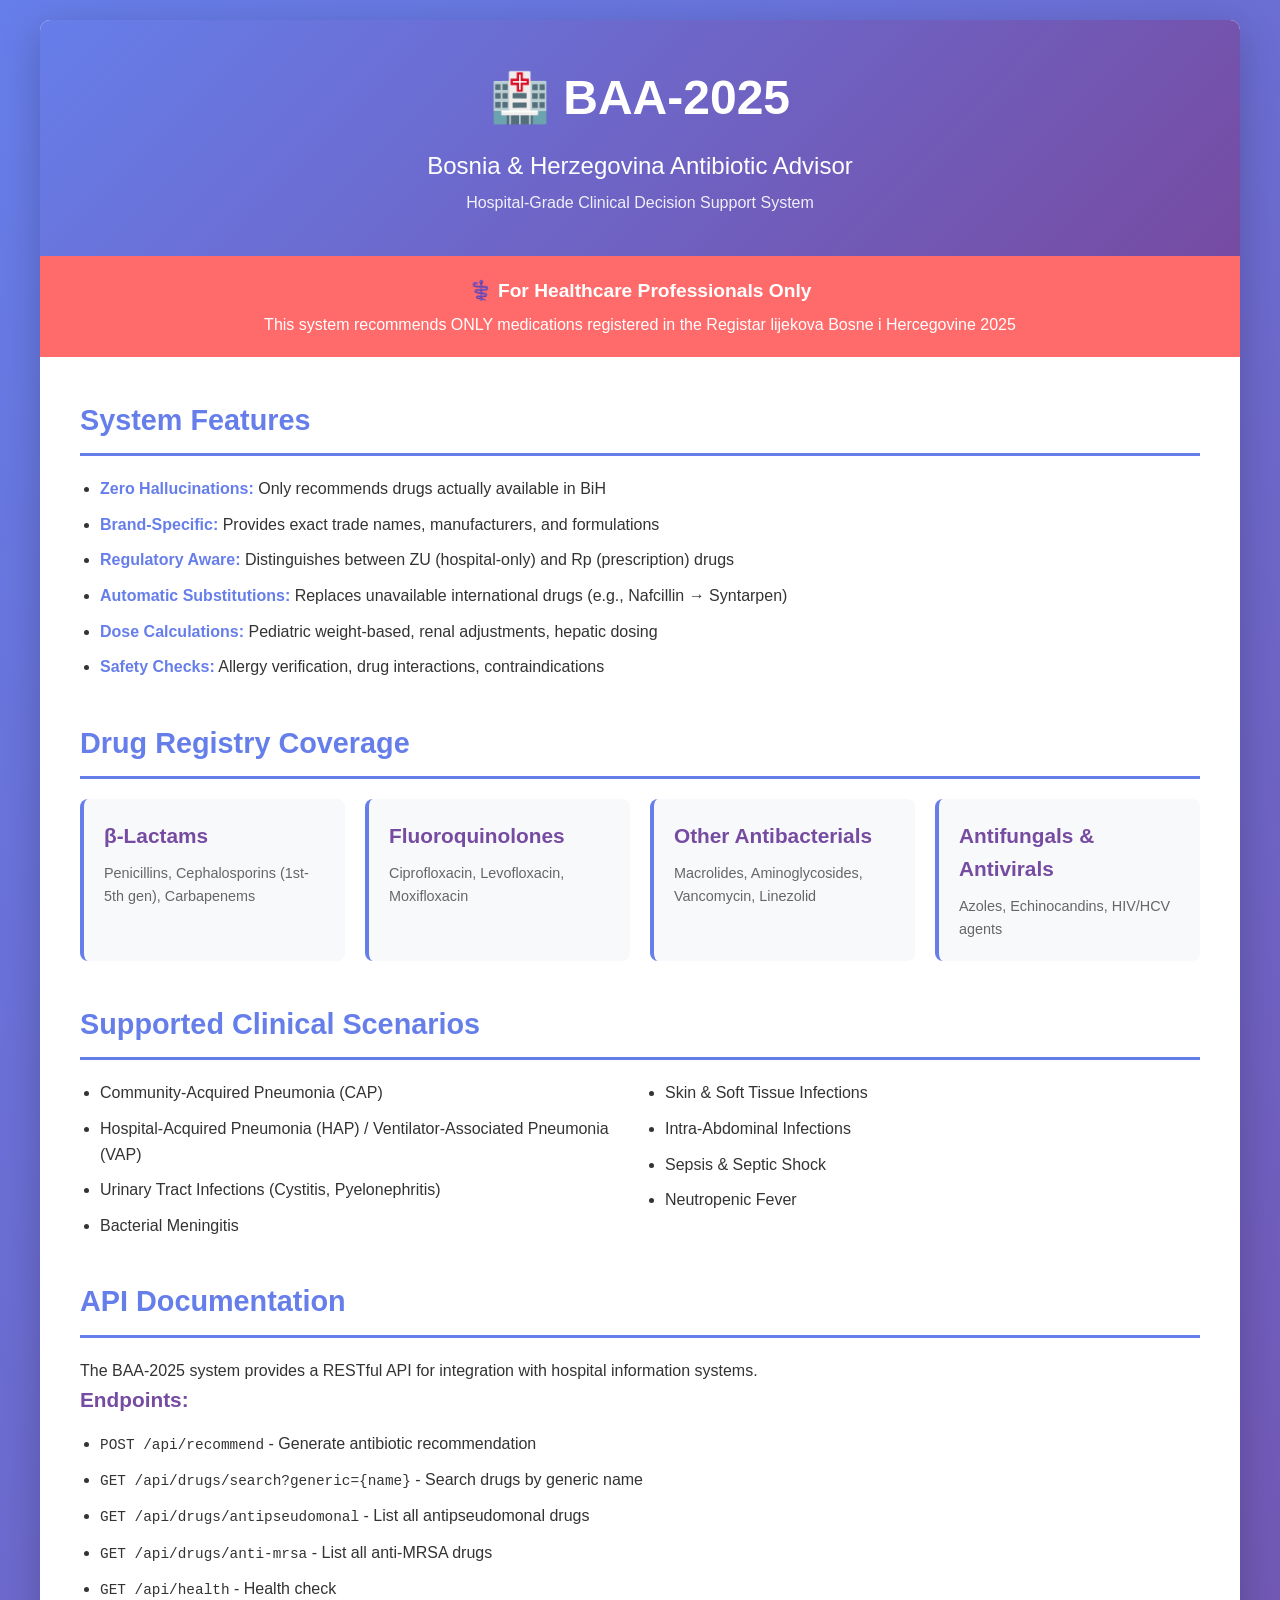
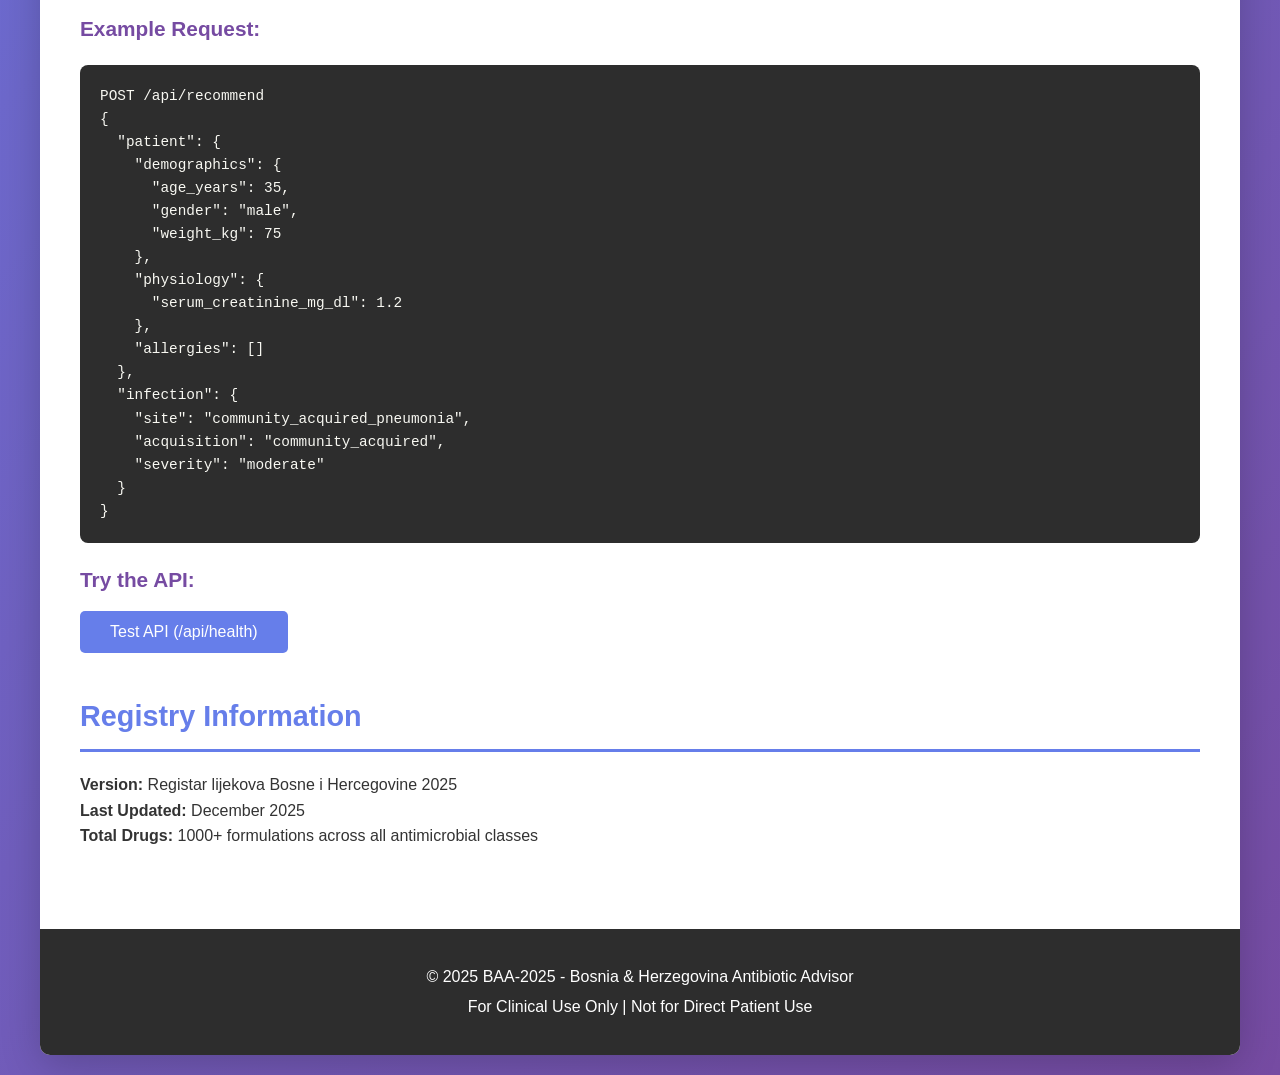
<file: public/index.html>
<!DOCTYPE html>
<html lang="en">
<head>
    <meta charset="UTF-8">
    <meta name="viewport" content="width=device-width, initial-scale=1.0">
    <title>BAA-2025 - Bosnia & Herzegovina Antibiotic Advisor</title>
    <link rel="stylesheet" href="style.css">
</head>
<body>
    <div class="container">
        <header>
            <h1>🏥 BAA-2025</h1>
            <h2>Bosnia & Herzegovina Antibiotic Advisor</h2>
            <p class="subtitle">Hospital-Grade Clinical Decision Support System</p>
        </header>

        <div class="warning-banner">
            <strong>⚕️ For Healthcare Professionals Only</strong>
            <p>This system recommends ONLY medications registered in the Registar lijekova Bosne i Hercegovine 2025</p>
        </div>

        <main>
            <section class="info-section">
                <h3>System Features</h3>
                <ul>
                    <li><strong>Zero Hallucinations:</strong> Only recommends drugs actually available in BiH</li>
                    <li><strong>Brand-Specific:</strong> Provides exact trade names, manufacturers, and formulations</li>
                    <li><strong>Regulatory Aware:</strong> Distinguishes between ZU (hospital-only) and Rp (prescription) drugs</li>
                    <li><strong>Automatic Substitutions:</strong> Replaces unavailable international drugs (e.g., Nafcillin → Syntarpen)</li>
                    <li><strong>Dose Calculations:</strong> Pediatric weight-based, renal adjustments, hepatic dosing</li>
                    <li><strong>Safety Checks:</strong> Allergy verification, drug interactions, contraindications</li>
                </ul>
            </section>

            <section class="coverage-section">
                <h3>Drug Registry Coverage</h3>
                <div class="drug-classes">
                    <div class="drug-class">
                        <h4>β-Lactams</h4>
                        <p>Penicillins, Cephalosporins (1st-5th gen), Carbapenems</p>
                    </div>
                    <div class="drug-class">
                        <h4>Fluoroquinolones</h4>
                        <p>Ciprofloxacin, Levofloxacin, Moxifloxacin</p>
                    </div>
                    <div class="drug-class">
                        <h4>Other Antibacterials</h4>
                        <p>Macrolides, Aminoglycosides, Vancomycin, Linezolid</p>
                    </div>
                    <div class="drug-class">
                        <h4>Antifungals & Antivirals</h4>
                        <p>Azoles, Echinocandins, HIV/HCV agents</p>
                    </div>
                </div>
            </section>

            <section class="clinical-scenarios">
                <h3>Supported Clinical Scenarios</h3>
                <ul>
                    <li>Community-Acquired Pneumonia (CAP)</li>
                    <li>Hospital-Acquired Pneumonia (HAP) / Ventilator-Associated Pneumonia (VAP)</li>
                    <li>Urinary Tract Infections (Cystitis, Pyelonephritis)</li>
                    <li>Bacterial Meningitis</li>
                    <li>Skin & Soft Tissue Infections</li>
                    <li>Intra-Abdominal Infections</li>
                    <li>Sepsis & Septic Shock</li>
                    <li>Neutropenic Fever</li>
                </ul>
            </section>

            <section class="api-section">
                <h3>API Documentation</h3>
                <p>The BAA-2025 system provides a RESTful API for integration with hospital information systems.</p>

                <h4>Endpoints:</h4>
                <ul>
                    <li><code>POST /api/recommend</code> - Generate antibiotic recommendation</li>
                    <li><code>GET /api/drugs/search?generic={name}</code> - Search drugs by generic name</li>
                    <li><code>GET /api/drugs/antipseudomonal</code> - List all antipseudomonal drugs</li>
                    <li><code>GET /api/drugs/anti-mrsa</code> - List all anti-MRSA drugs</li>
                    <li><code>GET /api/health</code> - Health check</li>
                </ul>

                <h4>Example Request:</h4>
                <pre><code>POST /api/recommend
{
  "patient": {
    "demographics": {
      "age_years": 35,
      "gender": "male",
      "weight_kg": 75
    },
    "physiology": {
      "serum_creatinine_mg_dl": 1.2
    },
    "allergies": []
  },
  "infection": {
    "site": "community_acquired_pneumonia",
    "acquisition": "community_acquired",
    "severity": "moderate"
  }
}</code></pre>

                <h4>Try the API:</h4>
                <button id="test-api-btn" class="btn-primary">Test API (/api/health)</button>
                <div id="api-response" class="api-response"></div>
            </section>

            <section class="registry-info">
                <h3>Registry Information</h3>
                <p><strong>Version:</strong> Registar lijekova Bosne i Hercegovine 2025</p>
                <p><strong>Last Updated:</strong> December 2025</p>
                <p><strong>Total Drugs:</strong> 1000+ formulations across all antimicrobial classes</p>
            </section>
        </main>

        <footer>
            <p>&copy; 2025 BAA-2025 - Bosnia & Herzegovina Antibiotic Advisor</p>
            <p>For Clinical Use Only | Not for Direct Patient Use</p>
        </footer>
    </div>

    <script src="app.js"></script>
</body>
</html>
</file>
<file: public/style.css>
/* BAA-2025 Styles */

* {
    margin: 0;
    padding: 0;
    box-sizing: border-box;
}

body {
    font-family: 'Segoe UI', Tahoma, Geneva, Verdana, sans-serif;
    line-height: 1.6;
    color: #333;
    background: linear-gradient(135deg, #667eea 0%, #764ba2 100%);
    min-height: 100vh;
    padding: 20px;
}

.container {
    max-width: 1200px;
    margin: 0 auto;
    background: white;
    border-radius: 10px;
    box-shadow: 0 10px 40px rgba(0,0,0,0.2);
    overflow: hidden;
}

header {
    background: linear-gradient(135deg, #667eea 0%, #764ba2 100%);
    color: white;
    padding: 40px;
    text-align: center;
}

header h1 {
    font-size: 3rem;
    margin-bottom: 10px;
}

header h2 {
    font-size: 1.5rem;
    font-weight: 300;
    margin-bottom: 5px;
}

.subtitle {
    font-size: 1rem;
    opacity: 0.9;
}

.warning-banner {
    background: #ff6b6b;
    color: white;
    padding: 20px;
    text-align: center;
}

.warning-banner strong {
    font-size: 1.2rem;
    display: block;
    margin-bottom: 5px;
}

main {
    padding: 40px;
}

section {
    margin-bottom: 40px;
}

h3 {
    color: #667eea;
    font-size: 1.8rem;
    margin-bottom: 20px;
    border-bottom: 3px solid #667eea;
    padding-bottom: 10px;
}

h4 {
    color: #764ba2;
    font-size: 1.3rem;
    margin-bottom: 15px;
}

ul {
    margin-left: 20px;
}

ul li {
    margin-bottom: 10px;
}

.drug-classes {
    display: grid;
    grid-template-columns: repeat(auto-fit, minmax(250px, 1fr));
    gap: 20px;
    margin-top: 20px;
}

.drug-class {
    background: #f8f9fa;
    padding: 20px;
    border-radius: 8px;
    border-left: 4px solid #667eea;
}

.drug-class h4 {
    margin-bottom: 10px;
}

.drug-class p {
    color: #666;
    font-size: 0.9rem;
}

pre {
    background: #2d2d2d;
    color: #f8f8f2;
    padding: 20px;
    border-radius: 8px;
    overflow-x: auto;
    margin: 20px 0;
}

code {
    font-family: 'Courier New', Courier, monospace;
    font-size: 0.9rem;
}

.btn-primary {
    background: #667eea;
    color: white;
    border: none;
    padding: 12px 30px;
    font-size: 1rem;
    border-radius: 5px;
    cursor: pointer;
    transition: background 0.3s;
}

.btn-primary:hover {
    background: #764ba2;
}

.api-response {
    margin-top: 20px;
    padding: 15px;
    background: #f8f9fa;
    border-radius: 5px;
    border-left: 4px solid #667eea;
    display: none;
}

.api-response.show {
    display: block;
}

.api-response pre {
    background: #2d2d2d;
    color: #f8f8f2;
    padding: 15px;
    border-radius: 5px;
    overflow-x: auto;
}

footer {
    background: #2d2d2d;
    color: white;
    text-align: center;
    padding: 30px;
}

footer p {
    margin: 5px 0;
}

.info-section ul li strong {
    color: #667eea;
}

.clinical-scenarios ul {
    columns: 2;
    column-gap: 30px;
}

@media (max-width: 768px) {
    header h1 {
        font-size: 2rem;
    }

    header h2 {
        font-size: 1.2rem;
    }

    main {
        padding: 20px;
    }

    .clinical-scenarios ul {
        columns: 1;
    }
}
</file>
